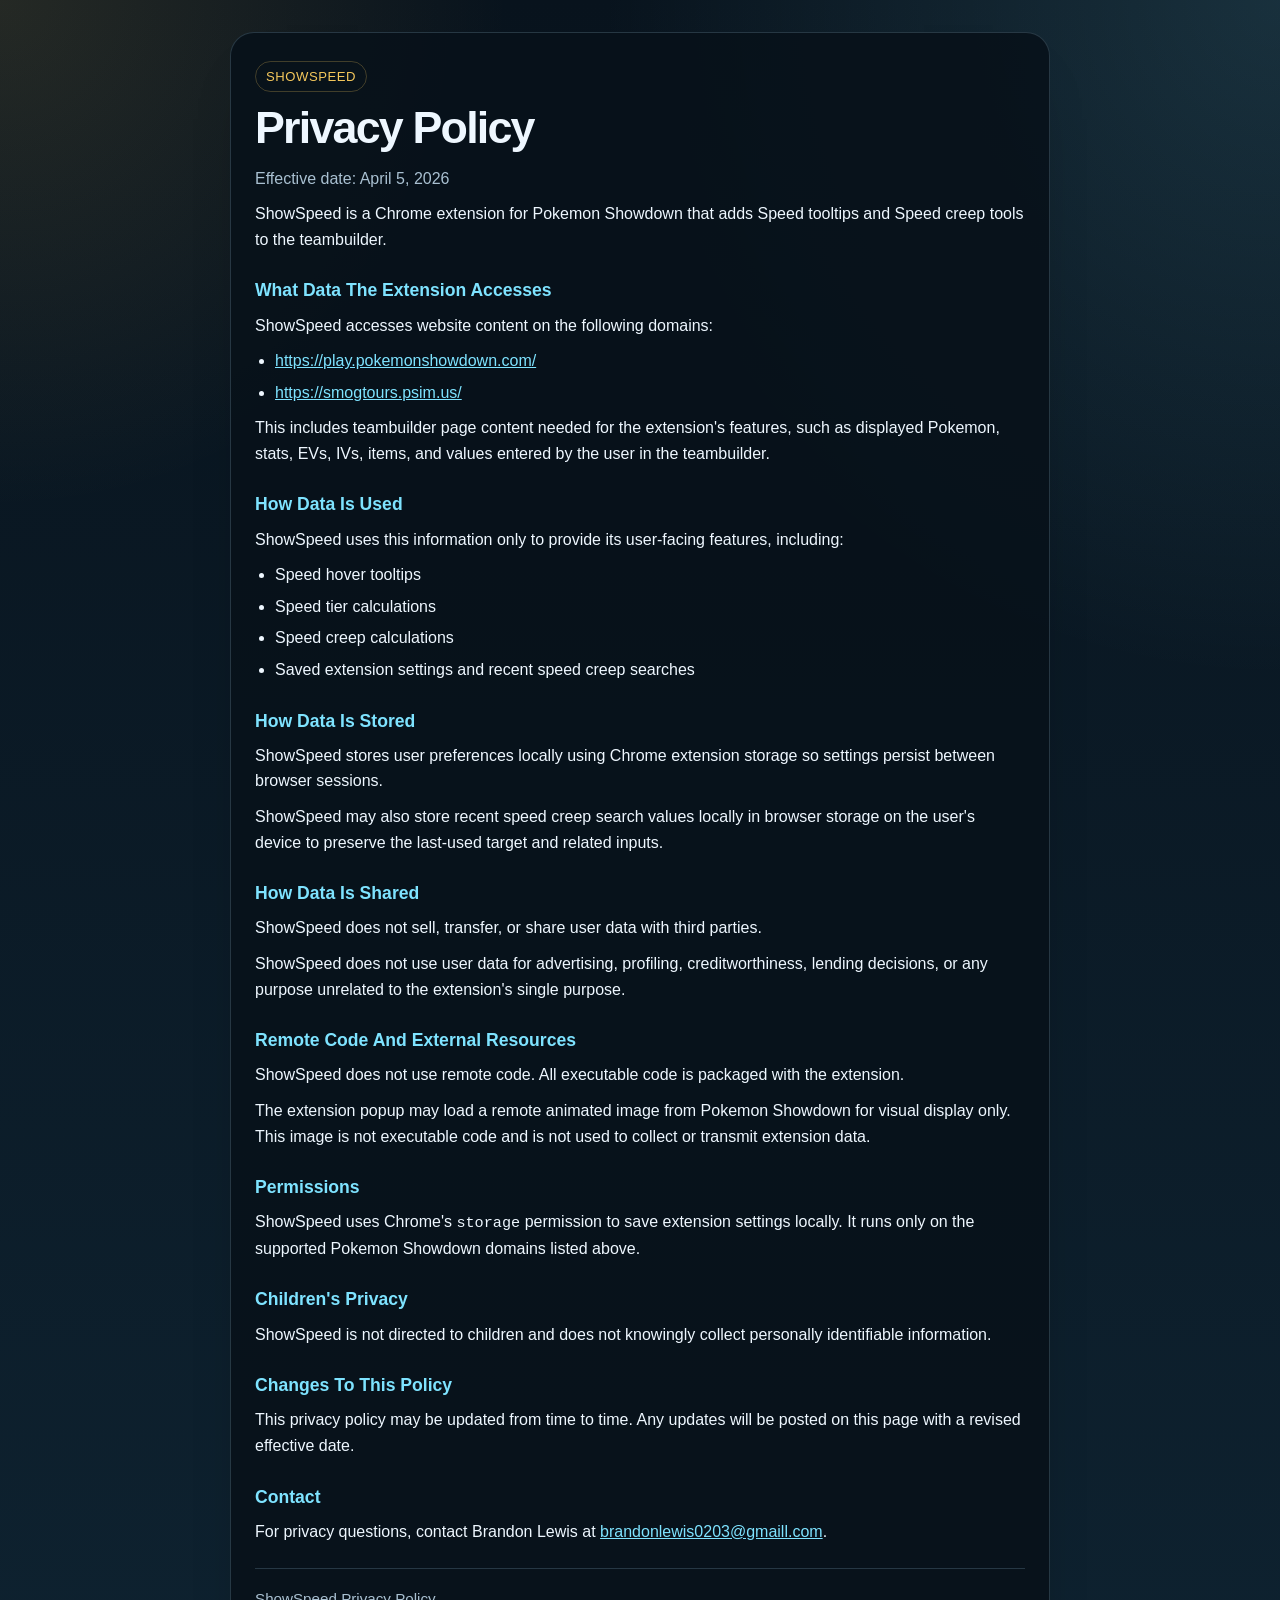
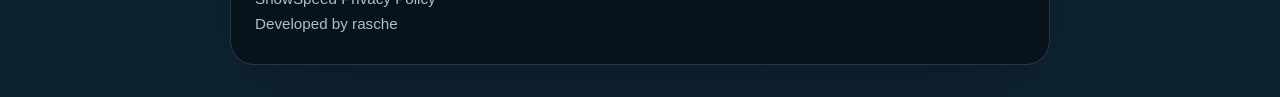
<file: docs/index.html>
<!doctype html>
<html lang="en">
<head>
  <meta charset="utf-8">
  <meta name="viewport" content="width=device-width, initial-scale=1">
  <title>ShowSpeed Privacy Policy</title>
  <meta name="description" content="Privacy Policy for the ShowSpeed Chrome extension for Pokemon Showdown.">
  <style>
    :root {
      --bg: #08131d;
      --bg-soft: #0e2230;
      --panel: rgba(8, 18, 27, 0.92);
      --border: rgba(159, 202, 228, 0.2);
      --text: #eef7ff;
      --muted: #a9c0d1;
      --accent: #7ee3ff;
      --accent-2: #f5c85c;
      --shadow: rgba(2, 8, 12, 0.45);
    }

    * {
      box-sizing: border-box;
    }

    html, body {
      margin: 0;
      padding: 0;
    }

    body {
      min-height: 100vh;
      font-family: "Trebuchet MS", "Segoe UI", sans-serif;
      color: var(--text);
      background:
        radial-gradient(circle at top right, rgba(126, 227, 255, 0.14), transparent 32%),
        radial-gradient(circle at top left, rgba(245, 200, 92, 0.12), transparent 24%),
        linear-gradient(180deg, var(--bg), var(--bg-soft));
      line-height: 1.6;
    }

    .wrap {
      width: min(820px, calc(100vw - 32px));
      margin: 32px auto;
    }

    .card {
      background: var(--panel);
      border: 1px solid var(--border);
      border-radius: 24px;
      padding: 28px 24px;
      box-shadow: 0 30px 60px -36px var(--shadow);
    }

    h1, h2 {
      margin: 0 0 12px;
      line-height: 1.15;
    }

    h1 {
      font-size: clamp(2rem, 4vw, 2.8rem);
      letter-spacing: -0.04em;
    }

    h2 {
      margin-top: 28px;
      font-size: 1.1rem;
      color: var(--accent);
    }

    p {
      margin: 10px 0;
    }

    ul {
      margin: 10px 0 0 20px;
      padding: 0;
    }

    li + li {
      margin-top: 6px;
    }

    a {
      color: var(--accent);
    }

    .eyebrow {
      display: inline-block;
      margin-bottom: 10px;
      padding: 4px 10px;
      border: 1px solid rgba(245, 200, 92, 0.24);
      border-radius: 999px;
      color: var(--accent-2);
      font-size: 0.82rem;
      letter-spacing: 0.04em;
      text-transform: uppercase;
    }

    .muted {
      color: var(--muted);
    }

    .footer {
      margin-top: 24px;
      padding-top: 18px;
      border-top: 1px solid var(--border);
      color: var(--muted);
      font-size: 0.95rem;
    }

    code {
      font-family: Consolas, "Courier New", monospace;
      font-size: 0.95em;
    }
  </style>
</head>
<body>
  <main class="wrap">
    <section class="card">
      <div class="eyebrow">ShowSpeed</div>
      <h1>Privacy Policy</h1>
      <p class="muted">Effective date: April 5, 2026</p>

      <p>
        ShowSpeed is a Chrome extension for Pokemon Showdown that adds Speed tooltips and Speed creep tools to the teambuilder.
      </p>

      <h2>What Data The Extension Accesses</h2>
      <p>ShowSpeed accesses website content on the following domains:</p>
      <ul>
        <li><a href="https://play.pokemonshowdown.com/">https://play.pokemonshowdown.com/</a></li>
        <li><a href="https://smogtours.psim.us/">https://smogtours.psim.us/</a></li>
      </ul>
      <p>
        This includes teambuilder page content needed for the extension's features, such as displayed Pokemon, stats, EVs, IVs, items, and values entered by the user in the teambuilder.
      </p>

      <h2>How Data Is Used</h2>
      <p>ShowSpeed uses this information only to provide its user-facing features, including:</p>
      <ul>
        <li>Speed hover tooltips</li>
        <li>Speed tier calculations</li>
        <li>Speed creep calculations</li>
        <li>Saved extension settings and recent speed creep searches</li>
      </ul>

      <h2>How Data Is Stored</h2>
      <p>
        ShowSpeed stores user preferences locally using Chrome extension storage so settings persist between browser sessions.
      </p>
      <p>
        ShowSpeed may also store recent speed creep search values locally in browser storage on the user's device to preserve the last-used target and related inputs.
      </p>

      <h2>How Data Is Shared</h2>
      <p>
        ShowSpeed does not sell, transfer, or share user data with third parties.
      </p>
      <p>
        ShowSpeed does not use user data for advertising, profiling, creditworthiness, lending decisions, or any purpose unrelated to the extension's single purpose.
      </p>

      <h2>Remote Code And External Resources</h2>
      <p>
        ShowSpeed does not use remote code. All executable code is packaged with the extension.
      </p>
      <p>
        The extension popup may load a remote animated image from Pokemon Showdown for visual display only. This image is not executable code and is not used to collect or transmit extension data.
      </p>

      <h2>Permissions</h2>
      <p>
        ShowSpeed uses Chrome's <code>storage</code> permission to save extension settings locally. It runs only on the supported Pokemon Showdown domains listed above.
      </p>

      <h2>Children's Privacy</h2>
      <p>
        ShowSpeed is not directed to children and does not knowingly collect personally identifiable information.
      </p>

      <h2>Changes To This Policy</h2>
      <p>
        This privacy policy may be updated from time to time. Any updates will be posted on this page with a revised effective date.
      </p>

      <h2>Contact</h2>
      <p>
        For privacy questions, contact Brandon Lewis at
        <a href="mailto:brandonlewis0203@gmaill.com">brandonlewis0203@gmaill.com</a>.
      </p>

      <div class="footer">
        <div>ShowSpeed Privacy Policy</div>
        <div>Developed by rasche</div>
      </div>
    </section>
  </main>
</body>
</html>
</file>
